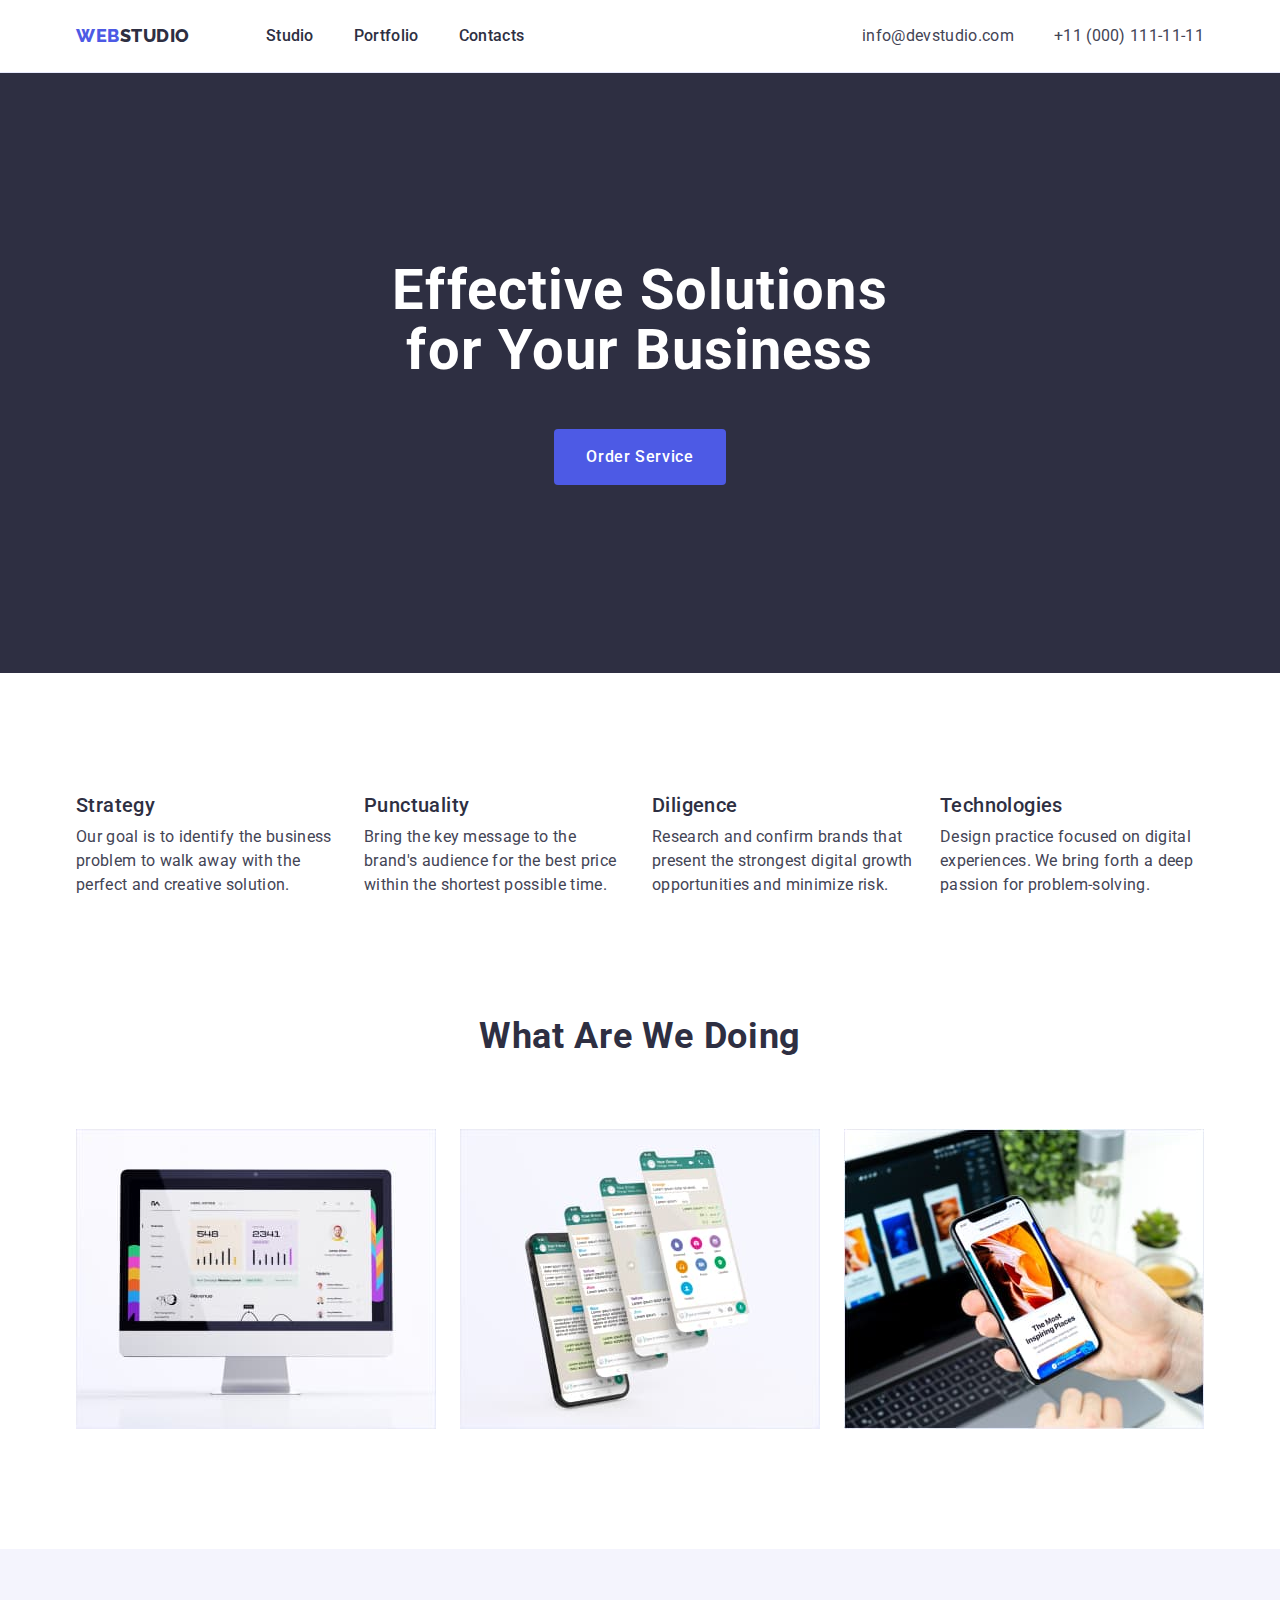
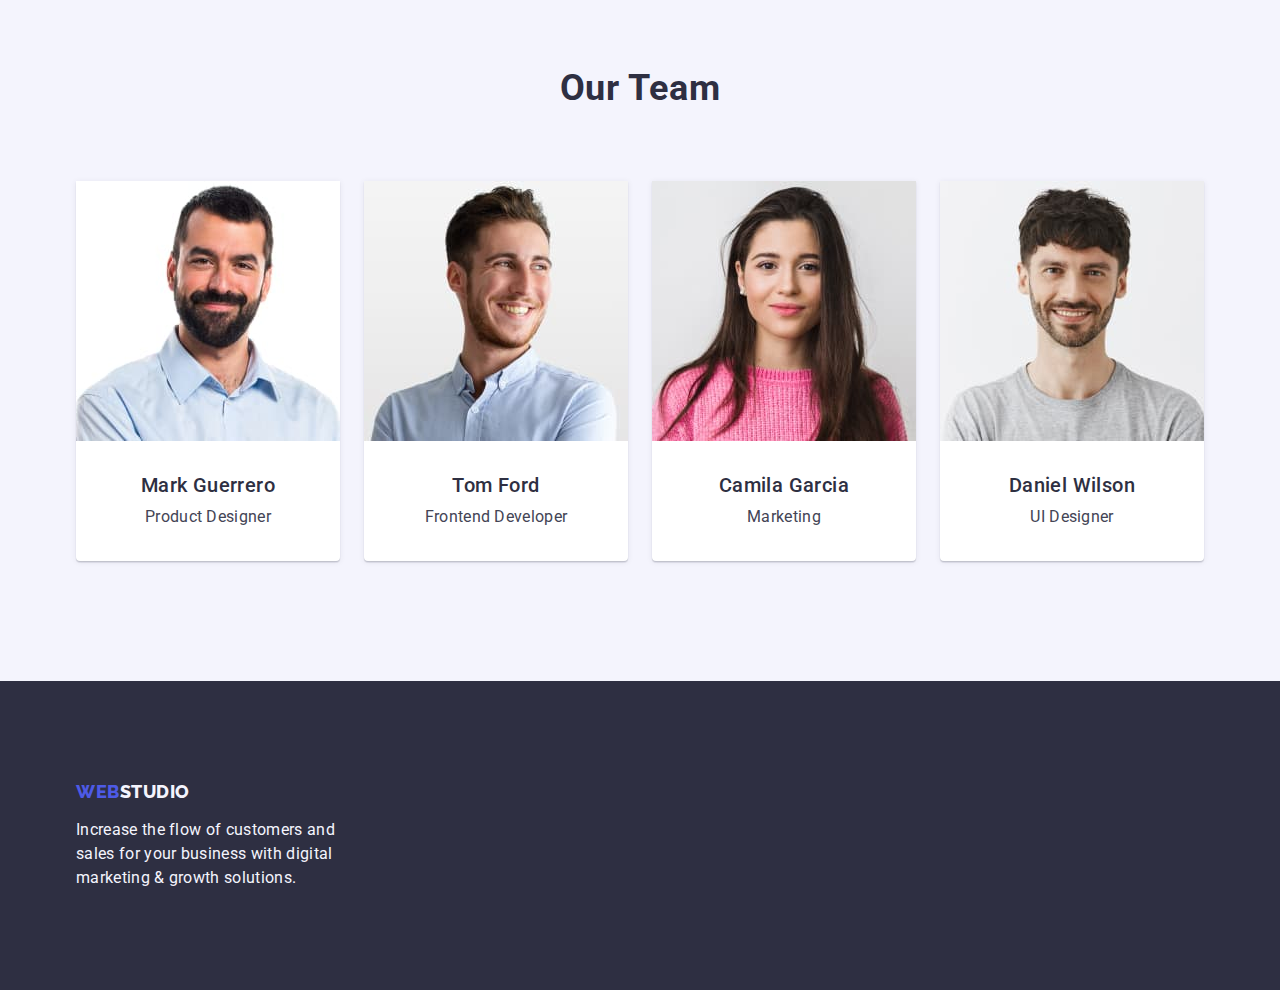
<file: index.html>
<!DOCTYPE html>
<html lang="en">
  <head>
    <meta charset="UTF-8" />
    <meta http-equiv="X-UA-Compatible" content="IE=edge" />
    <meta name="viewport" content="width=device-width, initial-scale=1.0" />
    <title>WebStudio</title>

    <link rel="preconnect" href="https://fonts.googleapis.com" />
    <link rel="preconnect" href="https://fonts.gstatic.com" crossorigin />
    <link
      href="https://fonts.googleapis.com/css2?family=Raleway:wght@800&family=Roboto:wght@400;500;700;900&display=swap"
      rel="stylesheet"
    />

    <link
      rel="stylesheet"
      href="https://cdnjs.cloudflare.com/ajax/libs/modern-normalize/1.1.0/modern-normalize.min.css"
    />

    <link rel="stylesheet" href="./css/styles.css" />
  </head>
  <body>
    <header class="header-border">
      <div class="container header-container">
        <nav class="site-nav">
          <a href="./index.html" class="logo link"
            >Web<span class="logo-span header">Studio</span>
          </a>

          <ul class="nav-menu list">
            <li class="nav-menu-item">
              <a href="./index.html" class="nav-link link">Studio</a>
            </li>
            <li class="nav-menu-item">
              <a href="./portfolio.html" class="nav-link link">Portfolio</a>
            </li>
            <li class="nav-menu-item">
              <a href="" class="nav-link link">Contacts</a>
            </li>
          </ul>
        </nav>

        <address class="contacts">
          <ul class="contacts-list list">
            <li class="item">
              <a href="mailto:info@devstudio.com" class="link"
                >info@devstudio.com</a
              >
            </li>

            <li class="item">
              <a href="tel:+110001111111" class="link tel"
                >+11 (000) 111-11-11</a
              >
            </li>
          </ul>
        </address>
      </div>
    </header>

    <main>
      <!-- Hero section -->
      <section class="hero">
        <div class="container hero-container">
          <h1 class="hero-title">Effective Solutions for Your Business</h1>
          <button class="hero-btn" type="button">Order Service</button>
        </div>
      </section>

      <!-- Company benefits section -->
      <section class="section benefits">
        <div class="container benefits-container">
          <h2 class="visually-hidden">Company benefits</h2>

          <ul class="benefits-list list">
            <li class="item">
              <h3 class="title">Strategy</h3>
              <p class="text">
                Our goal is to identify the business problem to walk away with
                the perfect and creative solution.
              </p>
            </li>

            <li class="item">
              <h3 class="title">Punctuality</h3>
              <p class="text">
                Bring the key message to the brand's audience for the best price
                within the shortest possible time.
              </p>
            </li>

            <li class="item">
              <h3 class="title">Diligence</h3>
              <p class="text">
                Research and confirm brands that present the strongest digital
                growth opportunities and minimize risk.
              </p>
            </li>

            <li class="item">
              <h3 class="title">Technologies</h3>
              <p class="text">
                Design practice focused on digital experiences. We bring forth a
                deep passion for problem-solving.
              </p>
            </li>
          </ul>
        </div>
      </section>

      <!-- What are we doing section -->
      <section class="section services">
        <div class="container services-container">
          <h2 class="section-title">What are we doing</h2>
          <ul class="services-list list">
            <li class="item">
              <img
                src="./images/img-one.jpg"
                alt="iMac photo"
                width="360"
                height="300"
              />
            </li>

            <li class="item">
              <img
                src="./images/img-two.jpg"
                alt="4 iPhone displays"
                width="360"
                height="300"
              />
            </li>

            <li class="item">
              <img
                src="./images/img-three.jpg"
                alt="iPhone and laptop"
                width="360"
                height="300"
              />
            </li>
          </ul>
        </div>
      </section>

      <!-- Our team section -->
      <section class="section team">
        <div class="container team-list-container">
          <h2 class="section-title">Our Team</h2>

          <ul class="team-list list">
            <li class="item">
              <img
                src="./images/mark-guerrero.jpg"
                alt="Marc Guerrero photo"
                width="264"
                height="260"
              />
              <div class="team-list-wrapper">
                <h3 class="title">Mark Guerrero</h3>
                <p class="text">Product Designer</p>
              </div>
            </li>

            <li class="item">
              <img
                src="./images/tom-ford.jpg"
                alt="Tom Ford photo"
                width="264"
                height="260"
              />
              <div class="team-list-wrapper">
                <h3 class="title">Tom Ford</h3>
                <p class="text">Frontend Developer</p>
              </div>
            </li>

            <li class="item">
              <img
                src="./images/camila-garcia.jpg"
                alt="Camila Garcia photo"
                width="264"
                height="260"
              />
              <div class="team-list-wrapper">
                <h3 class="title">Camila Garcia</h3>
                <p class="text">Marketing</p>
              </div>
            </li>

            <li class="item">
              <img
                src="./images/daniel-wilson.jpg"
                alt="Daniel Wilson photo"
                width="264"
                height="260"
              />
              <div class="team-list-wrapper">
                <h3 class="title">Daniel Wilson</h3>
                <p class="text">UI Designer</p>
              </div>
            </li>
          </ul>
        </div>
      </section>
    </main>

    <footer class="footer">
      <div class="container footer-container">
        <a href="./index.html" class="logo link"
          >Web<span class="logo-span-footer">Studio</span>
        </a>
        <p class="text">
          Increase the flow of customers and sales for your business with
          digital marketing & growth solutions.
        </p>
      </div>
    </footer>
  </body>
</html>
</file>
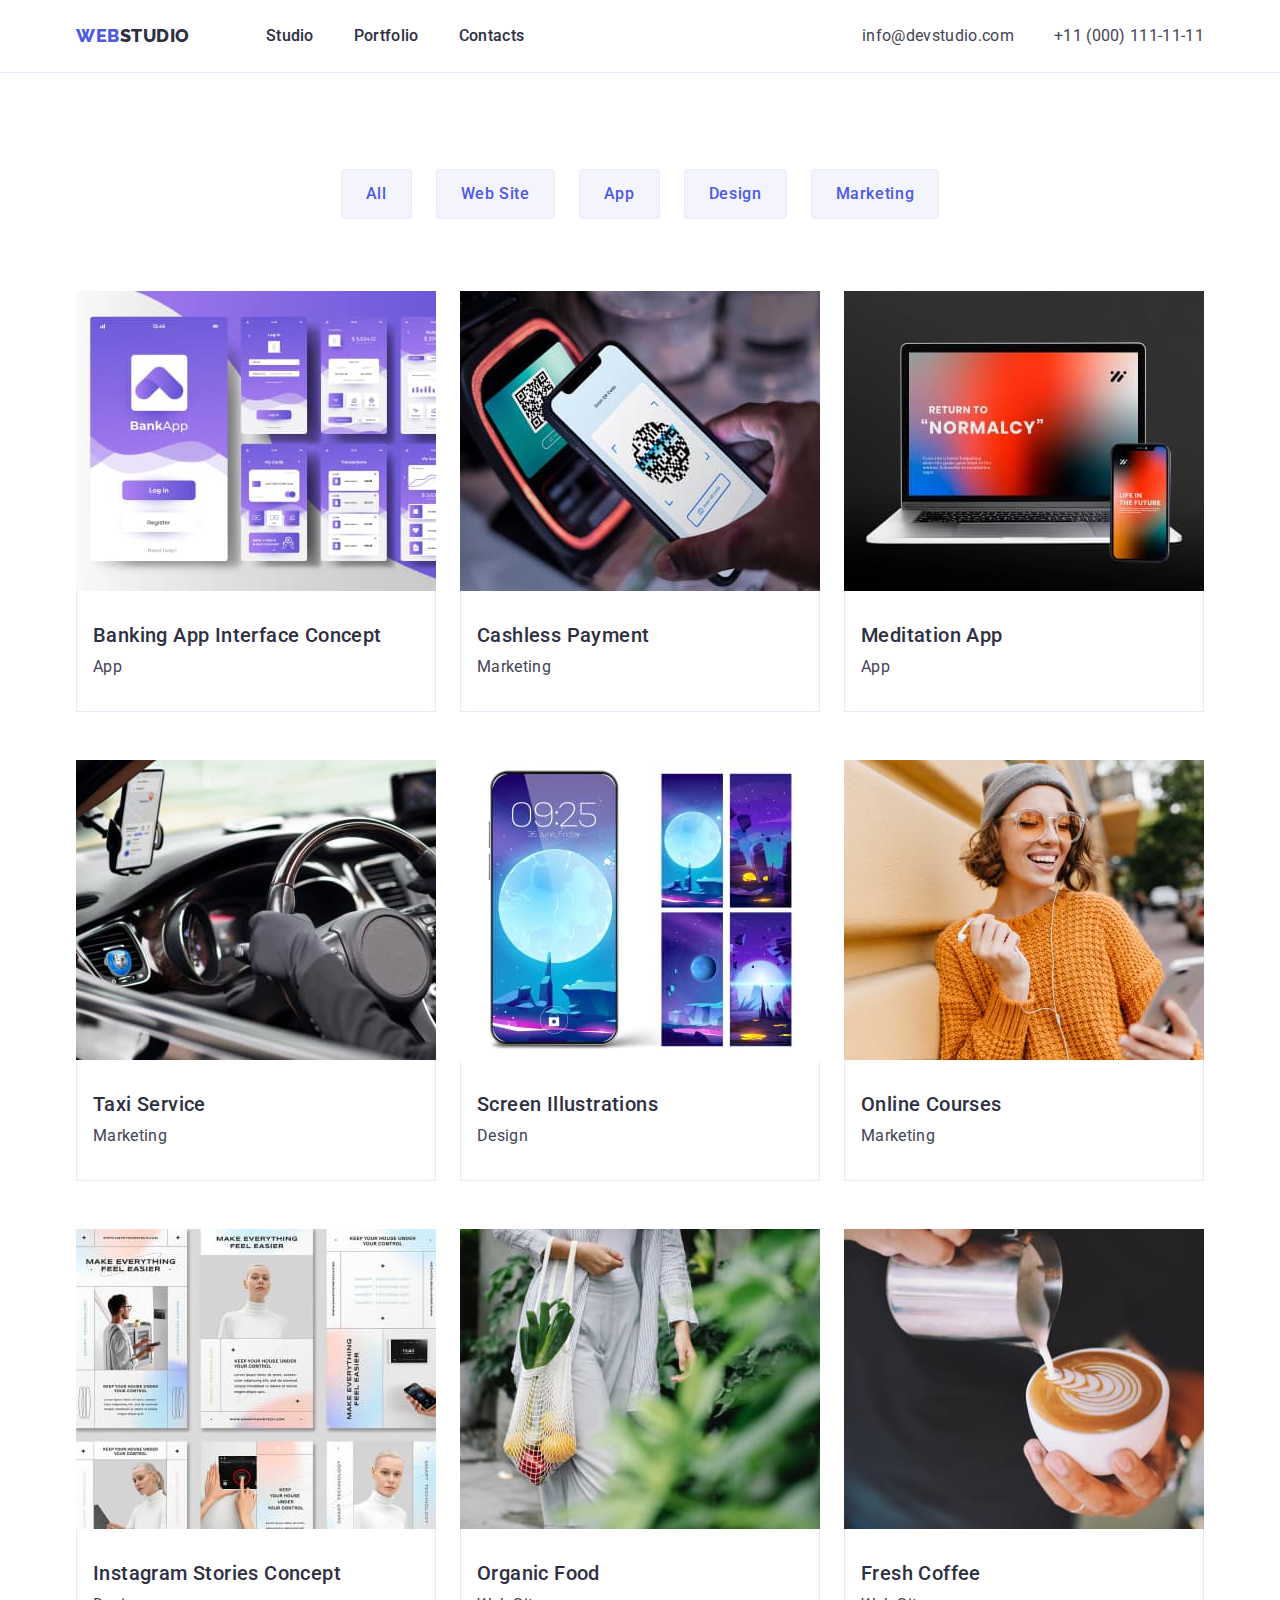
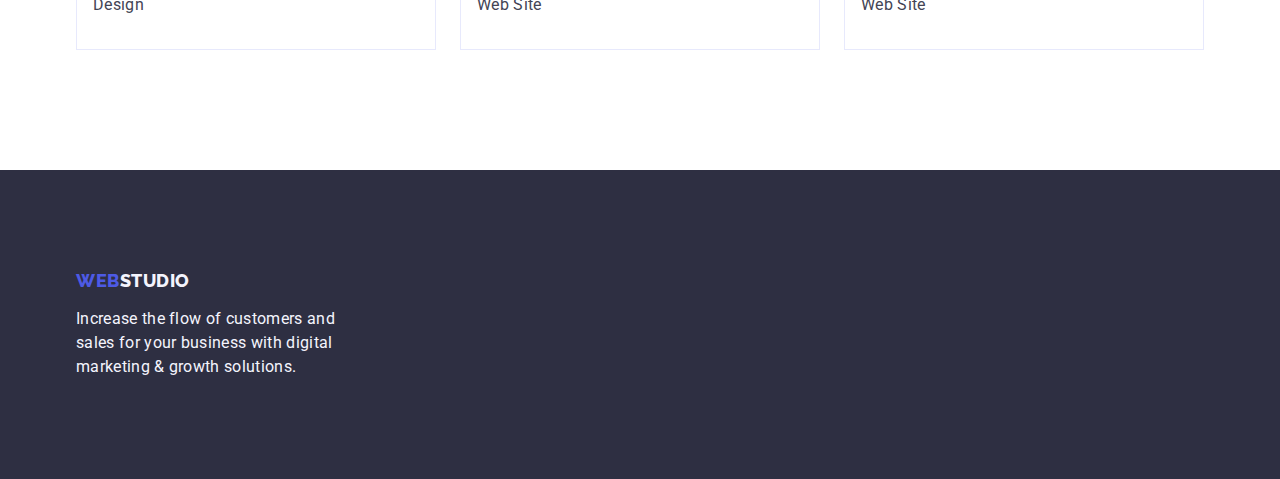
<file: portfolio.html>
<!DOCTYPE html>
<html lang="en">
  <head>
    <meta charset="UTF-8" />
    <meta http-equiv="X-UA-Compatible" content="IE=edge" />
    <meta name="viewport" content="width=device-width, initial-scale=1.0" />
    <title>WebStudio</title>

    <link rel="preconnect" href="https://fonts.googleapis.com" />
    <link rel="preconnect" href="https://fonts.gstatic.com" crossorigin />
    <link
      href="https://fonts.googleapis.com/css2?family=Raleway:wght@800&family=Roboto:wght@400;500;700;900&display=swap"
      rel="stylesheet"
    />

    <link
      rel="stylesheet"
      href="https://cdnjs.cloudflare.com/ajax/libs/modern-normalize/1.1.0/modern-normalize.min.css"
    />

    <link rel="stylesheet" href="./css/styles.css" />
  </head>
  <body>
    <header class="header-border">
      <div class="container header-container">
        <nav class="site-nav">
          <a href="./index.html" class="logo link"
            >Web<span class="logo-span header">Studio</span>
          </a>

          <ul class="nav-menu list">
            <li class="nav-menu-item">
              <a href="./index.html" class="nav-link link">Studio</a>
            </li>
            <li class="nav-menu-item">
              <a href="./portfolio.html" class="nav-link link">Portfolio</a>
            </li>
            <li class="nav-menu-item">
              <a href="" class="nav-link link">Contacts</a>
            </li>
          </ul>
        </nav>

        <address class="contacts">
          <ul class="contacts-list list">
            <li class="item">
              <a href="mailto:info@devstudio.com" class="link"
                >info@devstudio.com</a
              >
            </li>

            <li class="item">
              <a href="tel:+110001111111" class="link tel"
                >+11 (000) 111-11-11</a
              >
            </li>
          </ul>
        </address>
      </div>
    </header>

    <main>
      <!-- Our projects sections -->
      <section class="our-projects">
        <div class="container">
          <h1 class="visually-hidden">Our Projects</h1>

          <!-- Filter buttons -->
          <ul class="filter-list list">
            <li><button type="button" class="filter-list-btn">All</button></li>
            <li>
              <button type="button" class="filter-list-btn">Web Site</button>
            </li>
            <li><button type="button" class="filter-list-btn">App</button></li>
            <li>
              <button type="button" class="filter-list-btn">Design</button>
            </li>
            <li>
              <button type="button" class="filter-list-btn">Marketing</button>
            </li>
          </ul>

          <!-- Projects list -->
          <ul class="project-list list">
            <li class="project-item">
              <a href="" class="link">
                <img
                  src="./images/banking-app-interface.jpg"
                  alt="Banking App Interface"
                  width="360"
                  height="300"
                />
                <div class="project-list-card-wrapper">
                  <h2 class="title">Banking App Interface Concept</h2>
                  <p class="text">App</p>
                </div>
              </a>
            </li>

            <li class="project-item">
              <a href="" class="link">
                <img
                  src="./images/cashless-payment.jpg"
                  alt="Cashless Payment"
                  width="360"
                  height="300"
                />
                <div class="project-list-card-wrapper">
                  <h2 class="title">Cashless Payment</h2>
                  <p class="text">Marketing</p>
                </div>
              </a>
            </li>

            <li class="project-item">
              <a href="" class="link">
                <img
                  src="./images/meditation-app.jpg"
                  alt="Meditation App"
                  width="360"
                  height="300"
                />
                <div class="project-list-card-wrapper">
                  <h2 class="title">Meditation App</h2>
                  <p class="text">App</p>
                </div>
              </a>
            </li>

            <li class="project-item">
              <a href="" class="link">
                <img
                  src="./images/taxi-service.jpg"
                  alt="Taxi Service"
                  width="360"
                  height="300"
                />
                <div class="project-list-card-wrapper">
                  <h2 class="title">Taxi Service</h2>
                  <p class="text">Marketing</p>
                </div>
              </a>
            </li>

            <li class="project-item">
              <a href="" class="link">
                <img
                  src="./images/screen-illustrations.jpg"
                  alt="Screen Illustrations"
                  width="360"
                  height="300"
                />
                <div class="project-list-card-wrapper">
                  <h2 class="title">Screen Illustrations</h2>
                  <p class="text">Design</p>
                </div>
              </a>
            </li>

            <li class="project-item">
              <a href="" class="link">
                <img
                  src="./images/online-courses.jpg"
                  alt="Online Courses"
                  width="360"
                  height="300"
                />
                <div class="project-list-card-wrapper">
                  <h2 class="title">Online Courses</h2>
                  <p class="text">Marketing</p>
                </div>
              </a>
            </li>

            <li class="project-item">
              <a href="" class="link">
                <img
                  src="./images/instagram-stories-concept.jpg"
                  alt="Instagram Stories Concept"
                  width="360"
                  height="300"
                />
                <div class="project-list-card-wrapper">
                  <h2 class="title">Instagram Stories Concept</h2>
                  <p class="text">Design</p>
                </div>
              </a>
            </li>

            <li class="project-item">
              <a href="" class="link">
                <img
                  src="./images/organic-food.jpg"
                  alt="Organic Food"
                  width="360"
                  height="300"
                />
                <div class="project-list-card-wrapper">
                  <h2 class="title">Organic Food</h2>
                  <p class="text">Web Site</p>
                </div>
              </a>
            </li>

            <li class="project-item">
              <a href="" class="link">
                <img
                  src="./images/fresh-coffee.jpg"
                  alt="Fresh Coffee"
                  width="360"
                  height="300"
                />
                <div class="project-list-card-wrapper">
                  <h2 class="title">Fresh Coffee</h2>
                  <p class="text">Web Site</p>
                </div>
              </a>
            </li>
          </ul>
        </div>
      </section>
    </main>

    <footer class="footer">
      <div class="container footer-container">
        <a href="./index.html" class="logo link"
          >Web<span class="logo-span-footer">Studio</span>
        </a>
        <p class="text">
          Increase the flow of customers and sales for your business with
          digital marketing & growth solutions.
        </p>
      </div>
    </footer>
  </body>
</html>
</file>
<file: css/styles.css>
:root {
    --navy-blue: #2E2F42;
    --slate: #434455;
    --iris: #4D5AE5;
    --ocean: #404BBF;
    --white: #ffffff;
    --cloud: #F4F4FD;
    --cornflower: #E7E9FC;
}

body {
    font-family: 'Roboto', sans-serif;
    letter-spacing: 0.02em;

    color: var(--slate);
    background-color: var(--white);
}

h1,
h2,
h3,
h4,
p {
    margin-top: 0;
    margin-bottom: 0;
}

ul,
ol {
    margin-top: 0;
    margin-bottom: 0;
    padding-left: 0;
}

img {
    display: block;
    max-width: 100%;
    height: auto;
}

.list {
    list-style: none;
}

.link {
    text-decoration: none;
}

.section-title {
    font-weight: 700;
    font-size: 36px;
    line-height: 1.11;
    text-align: center;
    text-transform: capitalize;
    letter-spacing: 0.02em;

    color: var(--navy-blue);
}

.container {
    width: 1158px;
    margin-right: auto;
    margin-left: auto;
    padding-right: 15px;
    padding-left: 15px;
}

.visually-hidden {
    position: absolute;
    width: 1px;
    height: 1px;
    margin: -1px;
    border: 0;
    padding: 0;
    white-space: nowrap;
    clip-path: inset(100%);
    clip: rect(0 0 0 0);
    overflow: hidden;
}

/* -----Navigation----- */

        /* Logo */
.logo {
    font-family: 'Raleway', sans-serif;
    font-weight: 800;
    font-size: 18px;
    line-height: 1.17;
    letter-spacing: 0.03em;
    text-transform: uppercase;

    color: var(--iris);
}

.logo-span.header {
    color: var(--navy-blue)
}

.logo-span.footer {
    color: var(--cloud);
}

        /* Navigation Menu */
.nav-link {
    font-weight: 500;
    font-size: 16px;
    line-height: 1.5;
    text-decoration: none;

    display: block;
    padding-top: 24px;
    padding-bottom: 24px;

    color: var(--navy-blue);
}


.contacts {
    font-style: normal;
}

.contacts-list .link {
    font-weight: 400;
    font-size: 16px;
    line-height: 1.5; 
    text-decoration: none;

    color: var(--slate);
}

.nav-menu .link:hover,
.nav-menu .link:focus {
    color: var(--ocean);
}

.contacts-list .link:hover,
.contacts-list .link:focus {
    color: var(--ocean);
}

.header-container {
    display: flex;
    align-items: center;
    justify-content: space-between;
}

.site-nav {
    display: flex;
    align-items: center;
}

.site-nav .logo {
    display: block;
    margin-right: 76px;
    padding-top: 24px;
    padding-bottom: 24px;
}

.nav-menu {
    display: flex;
    align-items: center;
    gap: 40px;
}

.contacts-list {
    display: flex;
    gap: 40px;
}

.header-border {
    border-bottom: 1px solid var(--cornflower);
}


/* -----Hero section----- */

.hero {
    background-color: var(--navy-blue);

    padding-top: 188px;
    padding-bottom: 188px;
}

.hero-container {
    text-align: center;
}

.hero .hero-title {
    font-weight: 700;
    font-size: 56px;
    line-height: 1.07;
    letter-spacing: 0.02em;

    color: var(--white);

    max-width: 496px;
    margin-right: auto;
    margin-left: auto;
    margin-bottom: 48px;
}

.hero-btn {
    font-family: inherit;
    font-weight: 500;
    font-size: 16px;
    line-height: 1.5;
    letter-spacing: 0.04em;

    color: var(--white);
    background-color: var(--iris);
    cursor: pointer;

    display: block;
    min-width: 169px;
    padding: 16px 32px;
    border: none;
    border-radius: 4px;
    margin-right: auto;
    margin-left: auto;
}

.hero-btn:hover,
.hero-btn:focus {
    background-color: var(--ocean);
}

/* -----Company benefits section----- */

.benefits {
    padding-top: 120px;
    padding-bottom: 120px;
}

.benefits-list {
    display: flex;
    gap: 24px;
}

.benefits-list .title {
    font-weight: 500;
    font-size: 20px;
    line-height: 1.2;
    letter-spacing: 0.02em;

    color: var(--navy-blue);

    margin-bottom: 8px;
}

.benefits-list .text {
    font-weight: 400;
    font-size: 16px;
    line-height: 1.5;
}

.benefits-list .item {
    max-width: 264px;
}

/* -----What are we doing section----- */

.services {
    padding-bottom: 120px;
}

.services-container .section-title {
    margin-bottom: 72px;
}

.services-list {
    display: flex;
    gap: 24px;
}
/* -----Our team section----- */

.section.team {
    background-color: var(--cloud);

    padding-top: 120px;
    padding-bottom: 120px;
}

.team-list-container .section-title {
    margin-bottom: 72px;
}
.team-list {
    display: flex;
    gap: 24px;
    flex-wrap: wrap;
}

.team-list .item {
    background-color: var(--white);
    flex-basis: calc((100% - 72px) / 4);

    box-shadow: 0px 1px 6px rgba(46, 47, 66, 0.08), 0px 1px 1px rgba(46, 47, 66, 0.16), 0px 2px 1px rgba(46, 47, 66, 0.08);
    border-radius: 0px 0px 4px 4px;
}

.team-list .title {
    font-weight: 500;
    font-size: 20px;
    line-height: 1.2;
    letter-spacing: 0.02em;

    color: var(--navy-blue);

    margin-bottom: 8px;
}

.team-list .text {
    font-weight: 400;
    font-size: 16px;
    line-height: 1.5;
}

.team-list-wrapper {
    text-align: center;
    padding: 32px 16px;
}

/* -----Footer----- */

.footer {
    background-color: var(--navy-blue);

    padding-top: 100px;
    padding-bottom: 100px;
}

.footer-container .logo {
    display: inline-block;
    margin-bottom: 16px;
}

.logo-span-footer {
    color: var(--cloud);
}

.footer .text {
    font-weight: 400;
    font-size: 16px;
    line-height: 1.5;
    width: 264px;

    color: var(--cloud);
}



/* ========PORTFOLIO.HTML======== */

/* -----Filter buttons----- */

.filter-list-btn {
    font-family: inherit;
    font-weight: 500;
    font-size: 16px;
    line-height: 1.5;
    letter-spacing: 0.04em;

    color: var(--iris);
    background-color: var(--cloud);
    cursor: pointer;

    padding: 12px 24px;
    border: 1px solid var(--cornflower);
    border-radius: 4px;
}

.filter-list-btn:hover,
.filter-list-btn:focus {
    color: var(--white);
    background-color: var(--ocean);

    border: 1px solid transparent;
}

.filter-list {
    display: flex;
    justify-content: center;
    gap: 24px;
    margin-bottom: 72px;
}



/* -----Project list----- */

.our-projects {
    padding-top: 96px;
    padding-bottom: 120px;
}

.project-item .title {
    font-weight: 500;
    font-size: 20px;
    line-height: 1.2;
    letter-spacing: 0.02em;

    margin-bottom: 8px;
    
    color: var(--navy-blue);
}

.project-item .text {
    font-weight: 400;
    font-size: 16px;
    line-height: 1.5;

    color: var(--slate);
}

.project-list {
    display: flex;
    flex-wrap: wrap;
    column-gap: 24px;
    row-gap: 48px;
}

.project-item {
    width: calc((100% - 48px) / 3);
}

.project-list-card-wrapper {
    padding: 32px 16px;

    border: 1px solid var(--cornflower);
    border-top: none;
}
</file>
